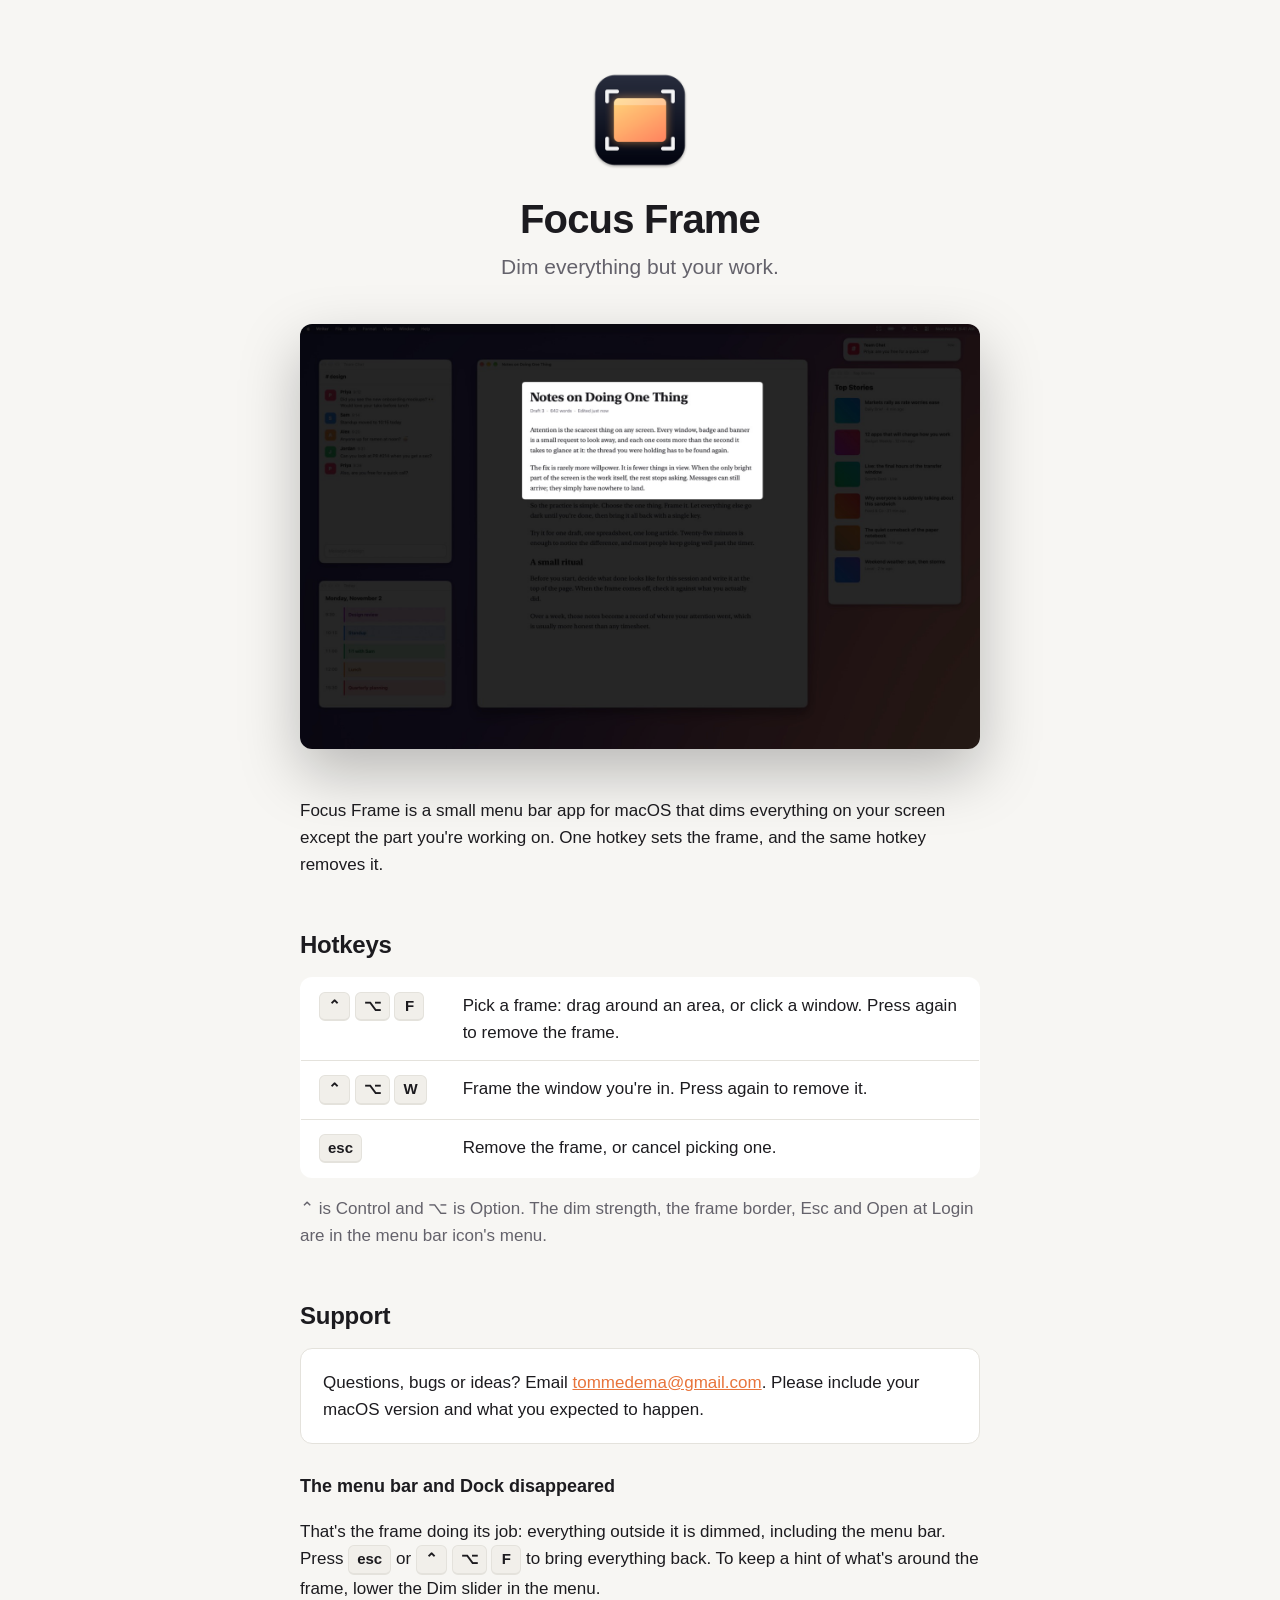
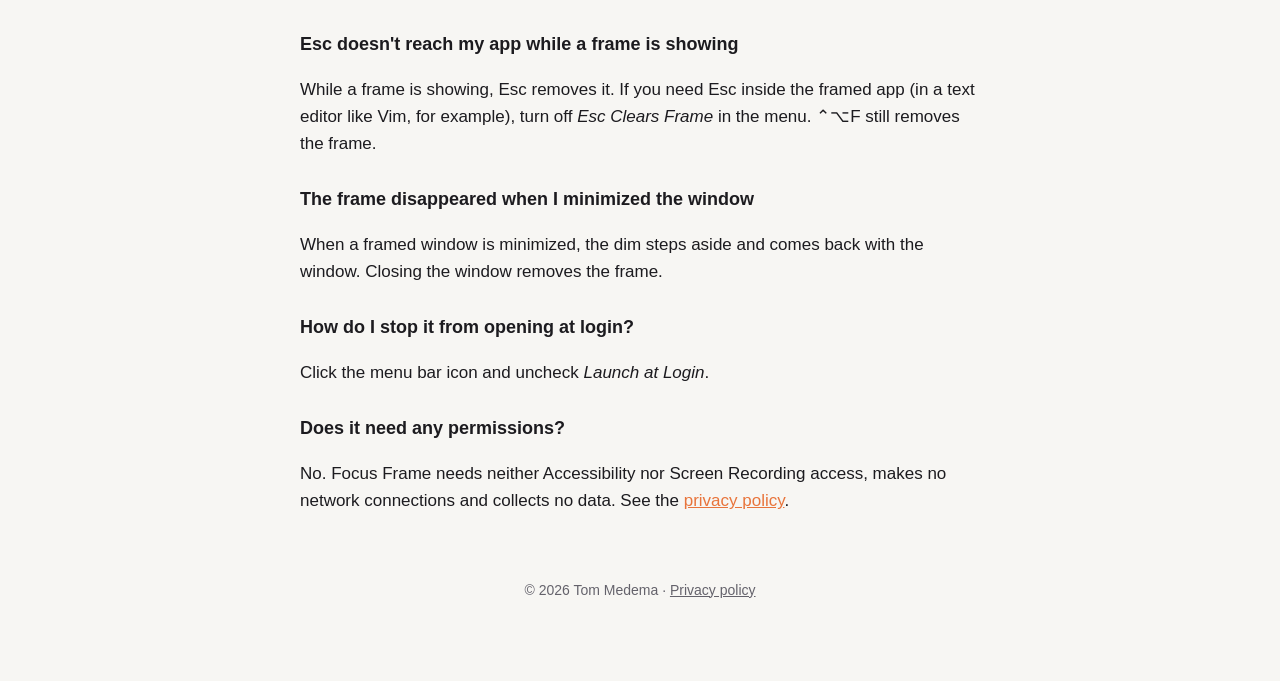
<file: index.html>
<!doctype html>
<html lang="en">
<head>
  <meta charset="utf-8">
  <meta name="viewport" content="width=device-width, initial-scale=1">
  <title>Focus Frame for Mac</title>
  <meta name="description" content="Focus Frame dims everything on your Mac's screen except the part you're working on. One hotkey sets the frame, the same hotkey removes it.">
  <link rel="icon" href="favicon.png">
  <link rel="stylesheet" href="style.css">
</head>
<body>
<main>
  <header>
    <img class="icon" src="icon.png" alt="Focus Frame icon" width="112" height="112">
    <h1>Focus Frame</h1>
    <p class="tagline">Dim everything but your work.</p>
    <img class="shot" src="screenshot.jpg" width="1600" height="1000"
         alt="Focus Frame lighting the opening paragraphs of a document while the rest of the screen, including chat, news and calendar windows, is dimmed">
  </header>

  <p>Focus Frame is a small menu bar app for macOS that dims everything on your screen except the part
  you're working on. One hotkey sets the frame, and the same hotkey removes it.</p>

  <h2>Hotkeys</h2>
  <table class="keys">
    <tr><td><kbd>⌃</kbd> <kbd>⌥</kbd> <kbd>F</kbd></td>
        <td>Pick a frame: drag around an area, or click a window. Press again to remove the frame.</td></tr>
    <tr><td><kbd>⌃</kbd> <kbd>⌥</kbd> <kbd>W</kbd></td>
        <td>Frame the window you're in. Press again to remove it.</td></tr>
    <tr><td><kbd>esc</kbd></td>
        <td>Remove the frame, or cancel picking one.</td></tr>
  </table>
  <p class="muted">⌃ is Control and ⌥ is Option. The dim strength, the frame border, Esc and Open at
  Login are in the menu bar icon's menu.</p>

  <h2>Support</h2>
  <div class="card">
    <p style="margin:0">Questions, bugs or ideas? Email
    <a href="mailto:tommedema@gmail.com?subject=Focus%20Frame">tommedema@gmail.com</a>.
    Please include your macOS version and what you expected to happen.</p>
  </div>

  <h3>The menu bar and Dock disappeared</h3>
  <p>That's the frame doing its job: everything outside it is dimmed, including the menu bar. Press
  <kbd>esc</kbd> or <kbd>⌃</kbd> <kbd>⌥</kbd> <kbd>F</kbd> to bring everything back. To keep a hint of
  what's around the frame, lower the Dim slider in the menu.</p>

  <h3>Esc doesn't reach my app while a frame is showing</h3>
  <p>While a frame is showing, Esc removes it. If you need Esc inside the framed app (in a text editor
  like Vim, for example), turn off <em>Esc Clears Frame</em> in the menu. ⌃⌥F still removes the frame.</p>

  <h3>The frame disappeared when I minimized the window</h3>
  <p>When a framed window is minimized, the dim steps aside and comes back with the window. Closing the
  window removes the frame.</p>

  <h3>How do I stop it from opening at login?</h3>
  <p>Click the menu bar icon and uncheck <em>Launch at Login</em>.</p>

  <h3>Does it need any permissions?</h3>
  <p>No. Focus Frame needs neither Accessibility nor Screen Recording access, makes no network
  connections and collects no data. See the <a href="privacy.html">privacy policy</a>.</p>

  <footer>
    © 2026 Tom Medema · <a href="privacy.html">Privacy policy</a>
  </footer>
</main>
</body>
</html>
</file>
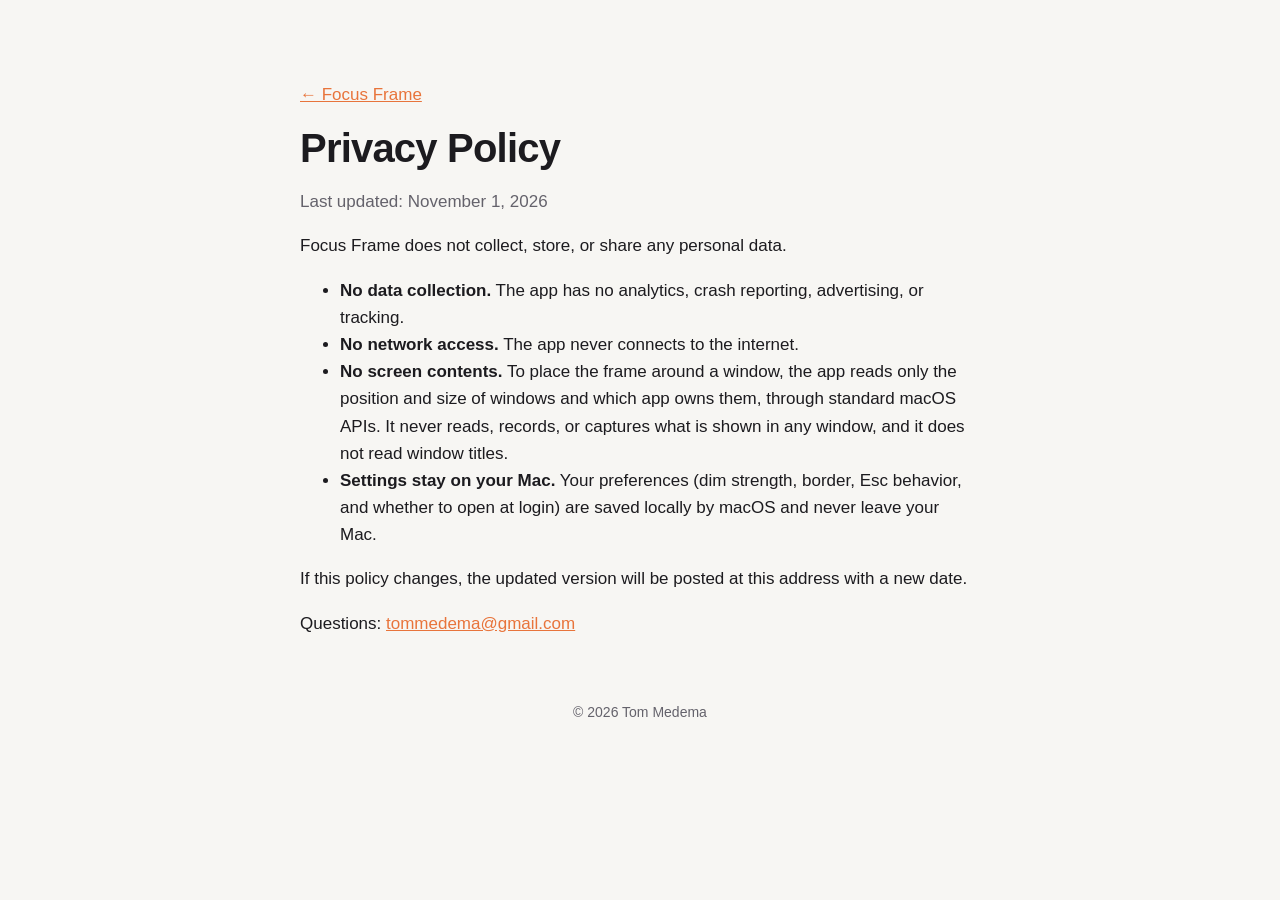
<file: privacy.html>
<!doctype html>
<html lang="en">
<head>
  <meta charset="utf-8">
  <meta name="viewport" content="width=device-width, initial-scale=1">
  <title>Privacy Policy · Focus Frame</title>
  <meta name="description" content="Focus Frame does not collect, store, or share any personal data.">
  <link rel="icon" href="favicon.png">
  <link rel="stylesheet" href="style.css">
</head>
<body>
<main>
  <p><a href="./">← Focus Frame</a></p>
  <h1>Privacy Policy</h1>
  <p class="muted">Last updated: November 1, 2026</p>

  <p>Focus Frame does not collect, store, or share any personal data.</p>
  <ul>
    <li><strong>No data collection.</strong> The app has no analytics, crash reporting, advertising, or tracking.</li>
    <li><strong>No network access.</strong> The app never connects to the internet.</li>
    <li><strong>No screen contents.</strong> To place the frame around a window, the app reads only the
      position and size of windows and which app owns them, through standard macOS APIs. It never reads,
      records, or captures what is shown in any window, and it does not read window titles.</li>
    <li><strong>Settings stay on your Mac.</strong> Your preferences (dim strength, border, Esc behavior,
      and whether to open at login) are saved locally by macOS and never leave your Mac.</li>
  </ul>
  <p>If this policy changes, the updated version will be posted at this address with a new date.</p>
  <p>Questions: <a href="mailto:tommedema@gmail.com">tommedema@gmail.com</a></p>

  <footer>© 2026 Tom Medema</footer>
</main>
</body>
</html>
</file>
<file: style.css>
:root {
  --bg: #f7f6f3;
  --surface: #ffffff;
  --text: #1c1b1f;
  --muted: #64626b;
  --border: #e4e2dc;
  --accent: #e8743b;
  --key-bg: #f1efea;
  color-scheme: light dark;
}

@media (prefers-color-scheme: dark) {
  :root {
    --bg: #111114;
    --surface: #1a1a1f;
    --text: #ecebef;
    --muted: #a09fa8;
    --border: #2c2c33;
    --accent: #ff9a5c;
    --key-bg: #26262d;
  }
}

* { box-sizing: border-box; }

body {
  margin: 0;
  background: var(--bg);
  color: var(--text);
  font: 17px/1.6 -apple-system, BlinkMacSystemFont, "SF Pro Text", "Helvetica Neue", sans-serif;
  -webkit-font-smoothing: antialiased;
}

main {
  max-width: 720px;
  margin: 0 auto;
  padding: 64px 20px 80px;
}

header { text-align: center; margin-bottom: 48px; }
header img.icon { width: 112px; height: 112px; }
h1 { font-size: 40px; line-height: 1.15; margin: 12px 0 8px; letter-spacing: -0.02em; }
.tagline { font-size: 21px; color: var(--muted); margin: 0; }
.shot { display: block; width: 100%; height: auto; border-radius: 12px; margin: 40px 0 0;
        box-shadow: 0 24px 60px rgba(0, 0, 0, 0.25); }

h2 { font-size: 24px; margin: 48px 0 12px; letter-spacing: -0.01em; }
h3 { font-size: 18px; margin: 28px 0 4px; }
p, li { color: var(--text); }
.muted { color: var(--muted); }
a { color: var(--accent); }

.keys {
  width: 100%;
  border-collapse: collapse;
  background: var(--surface);
  border: 1px solid var(--border);
  border-radius: 12px;
  overflow: hidden;
}
.keys td { padding: 14px 18px; border-top: 1px solid var(--border); vertical-align: top; }
.keys tr:first-child td { border-top: none; }
.keys td:first-child { white-space: nowrap; width: 1%; }
kbd {
  display: inline-block;
  min-width: 2em;
  padding: 2px 8px;
  border: 1px solid var(--border);
  border-bottom-width: 2px;
  border-radius: 6px;
  background: var(--key-bg);
  font: 600 15px/1.5 -apple-system, BlinkMacSystemFont, sans-serif;
  text-align: center;
}

.card {
  background: var(--surface);
  border: 1px solid var(--border);
  border-radius: 12px;
  padding: 20px 22px;
}

footer { margin-top: 64px; text-align: center; font-size: 14px; color: var(--muted); }
footer a { color: var(--muted); }

@media (max-width: 520px) {
  main { padding-top: 40px; }
  h1 { font-size: 32px; }
  .keys td { padding: 12px; }
}
</file>
